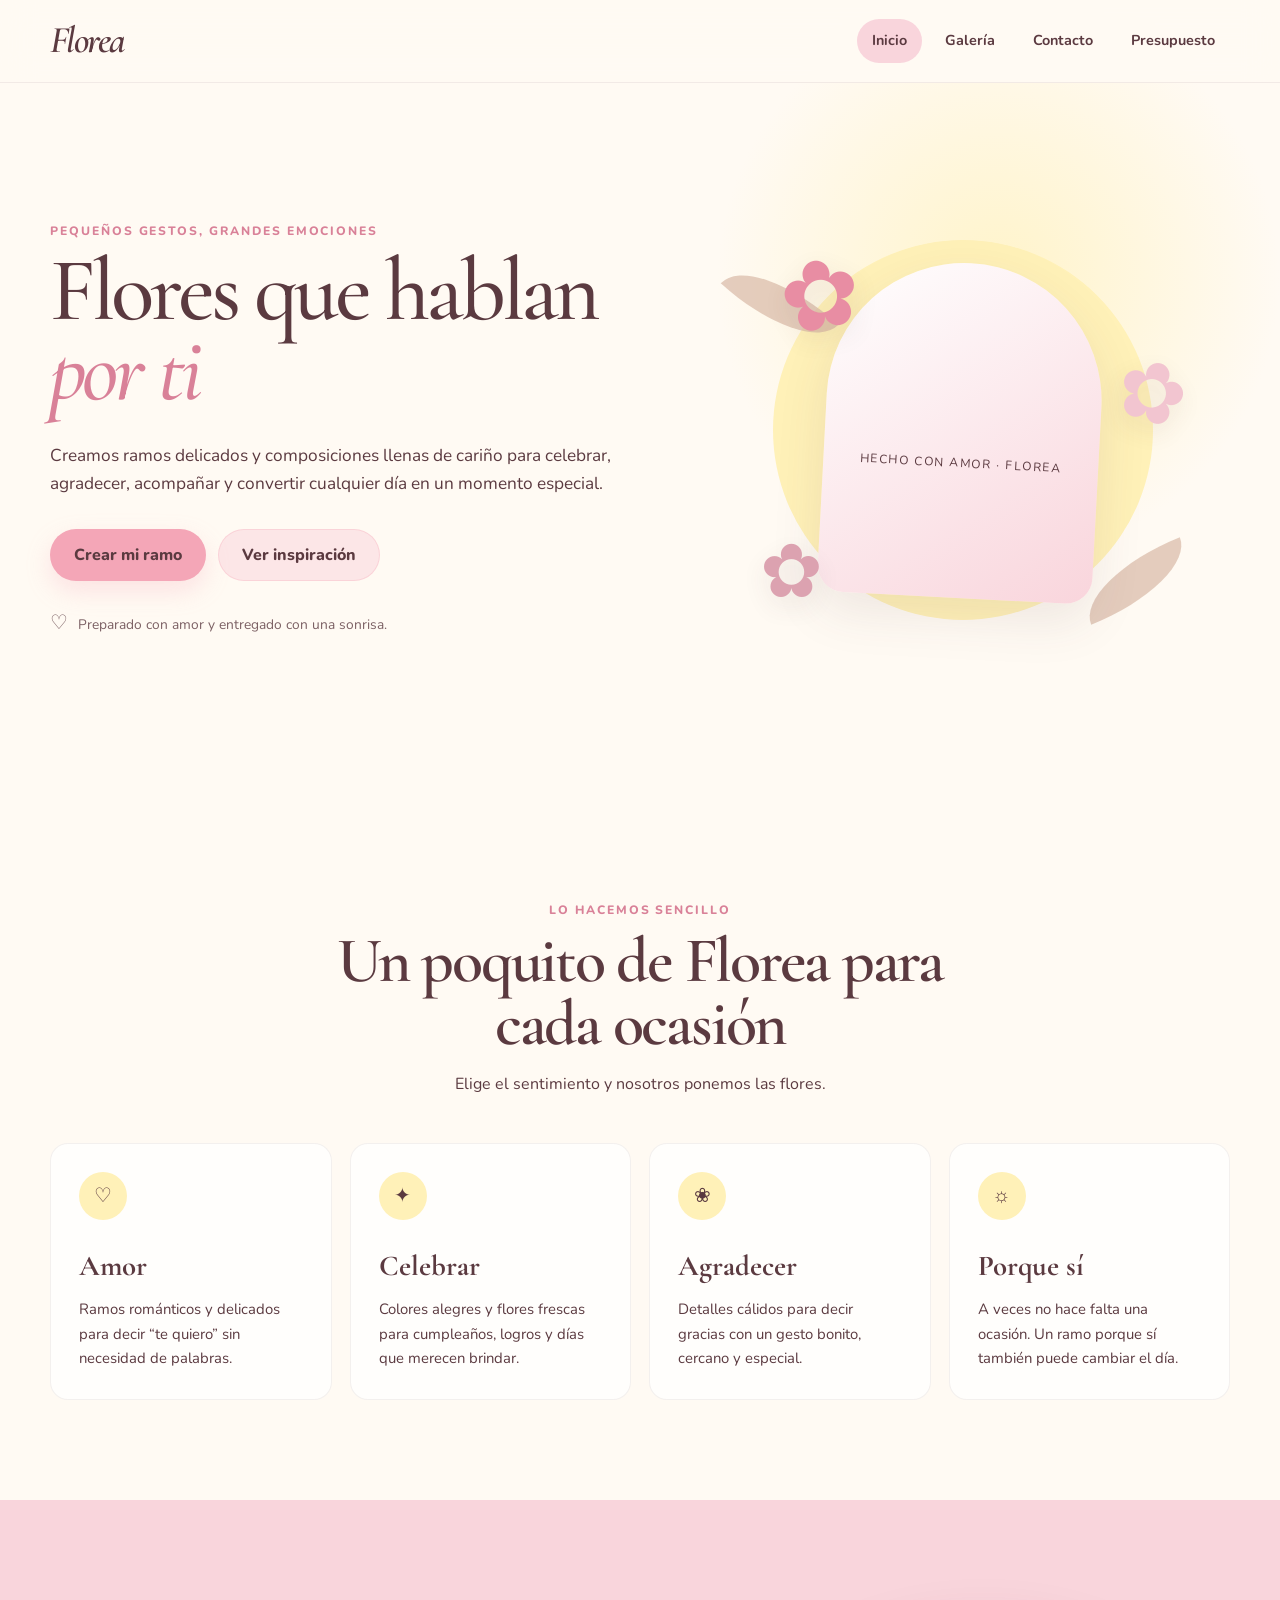
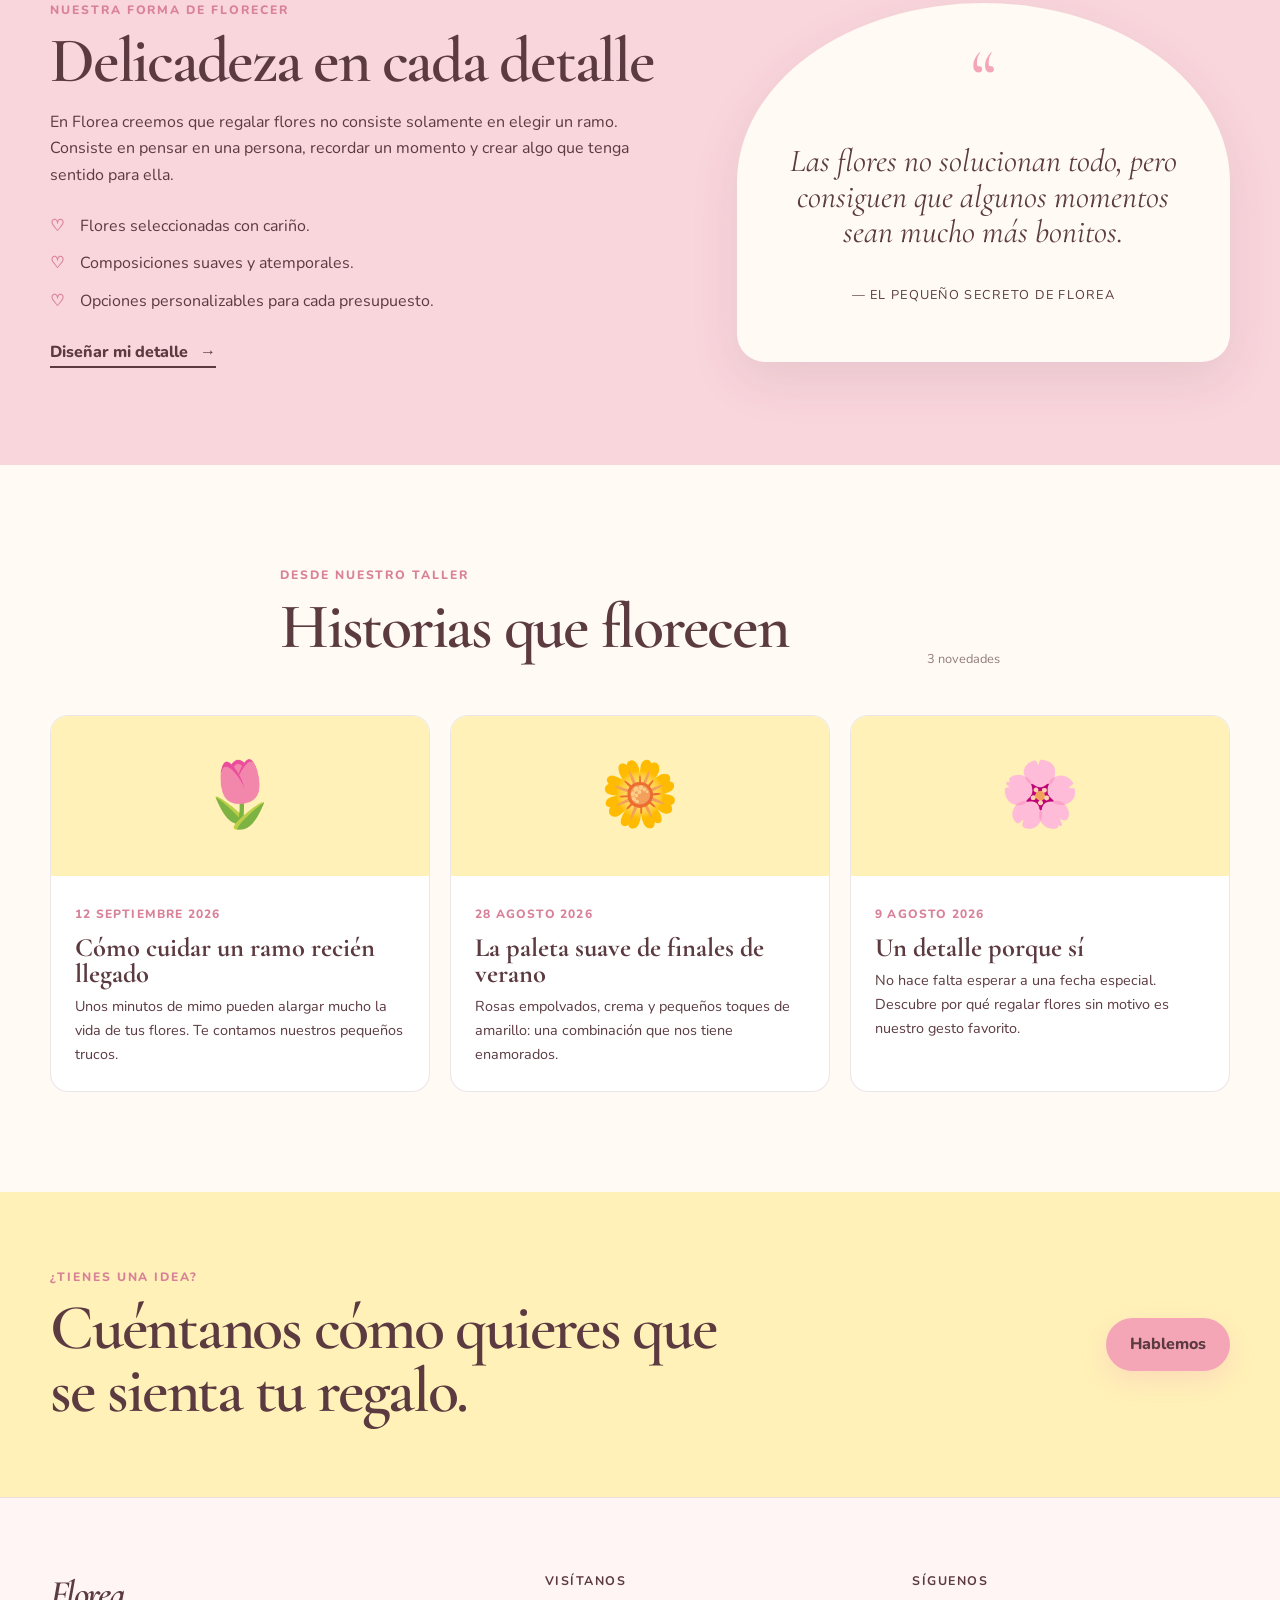
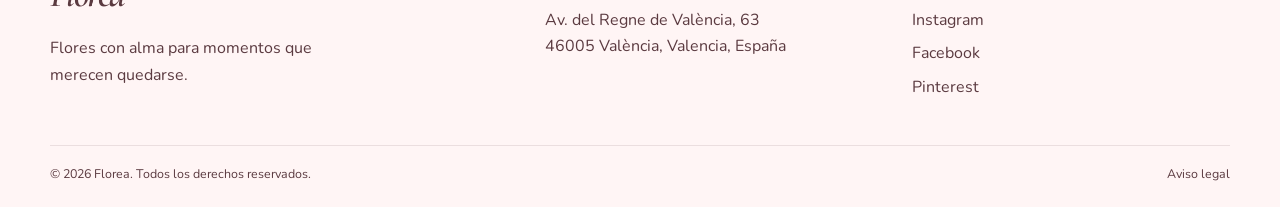
<file: index.html>
<!DOCTYPE html>
<html lang="es">
<head>
    <meta charset="UTF-8">
    <meta name="viewport" content="width=device-width, initial-scale=1.0">
    <meta name="description" content="Florea, floristería virtual de flores frescas, ramos y detalles románticos.">
    <title>Florea | Flores que hablan por ti</title>
   <link rel="icon" type="image/png" href="favicon.png">
    <link rel="stylesheet" href="css/styles.css">
    <script src="js/main.js" defer></script>
</head>
<body>
    <header class="site-header">
        <div class="container nav-wrapper">
            <a class="brand" href="index.html" aria-label="Florea, página de inicio">
                <span class="brand-script">Florea</span>
        
            </a>

            <button class="menu-toggle" type="button" aria-label="Abrir menú" aria-expanded="false">
                <span></span><span></span><span></span>
            </button>

            <nav class="main-nav" aria-label="Navegación principal">
                <a class="active" href="index.html">Inicio</a>
                <a href="views/galeria.html">Galería</a>
                <a href="views/contacto.html">Contacto</a>
                <a href="views/presupuesto.html">Presupuesto</a>
            </nav>
        </div>
    </header>

    <main>
        <section class="hero" aria-labelledby="hero-title">
            <div class="container hero-grid">
                <div class="hero-copy">
                    <p class="eyebrow">Pequeños gestos, grandes emociones</p>
                    <h1 id="hero-title">Flores que hablan <span>por ti</span></h1>
                    <p class="hero-text">
                        Creamos ramos delicados y composiciones llenas de cariño para celebrar,
                        agradecer, acompañar y convertir cualquier día en un momento especial.
                    </p>
                    <div class="hero-actions">
                        <a class="btn btn-primary" href="views/presupuesto.html">Crear mi ramo</a>
                        <a class="btn btn-soft" href="views/galeria.html">Ver inspiración</a>
                    </div>
                    <div class="hero-note">
                        <span class="heart" aria-hidden="true">♡</span>
                        Preparado con amor y entregado con una sonrisa.
                    </div>
                </div>

                    <div class="hero-art" aria-hidden="true">
                    <div class="sun-circle"></div>
                    <div class="flower flower-one">✿</div>
                    <div class="flower flower-two">✿</div>
                    <div class="flower flower-three">✿</div>
                    <div class="leaf leaf-one"></div>
                    <div class="leaf leaf-two"></div>
                    <div class="hero-card">
                
                        <small>hecho con amor · Florea</small>
                    </div>
                </div>
            </div>
        </section>

        <section class="section section-cream" aria-labelledby="services-title">
            <div class="container">
                <div class="section-heading">
                    <p class="eyebrow">Lo hacemos sencillo</p>
                    <h2 id="services-title">Un poquito de Florea para cada ocasión</h2>
                    <p>Elige el sentimiento y nosotros ponemos las flores.</p>
                </div>

                <div class="cards-grid cards-four">
                    <article class="service-card">
                        <div class="card-icon">♡</div>
                        <h3>Amor</h3>
                        <p>Ramos románticos y delicados para decir “te quiero” sin necesidad de palabras.</p>
                    </article>
                    <article class="service-card">
                        <div class="card-icon">✦</div>
                        <h3>Celebrar</h3>
                        <p>Colores alegres y flores frescas para cumpleaños, logros y días que merecen brindar.</p>
                    </article>
                    <article class="service-card">
                        <div class="card-icon">❀</div>
                        <h3>Agradecer</h3>
                        <p>Detalles cálidos para decir gracias con un gesto bonito, cercano y especial.</p>
                    </article>
                    <article class="service-card">
                        <div class="card-icon">☼</div>
                        <h3>Porque sí</h3>
                        <p>A veces no hace falta una ocasión. Un ramo porque sí también puede cambiar el día.</p>
                    </article>
                </div>
            </div>
        </section>

        <section class="section section-pink" aria-labelledby="featured-title">
            <div class="container split-section">
                <div>
                    <p class="eyebrow">Nuestra forma de florecer</p>
                    <h2 id="featured-title">Delicadeza en cada detalle</h2>
                    <p>
                        En Florea creemos que regalar flores no consiste solamente en elegir un ramo.
                        Consiste en pensar en una persona, recordar un momento y crear algo que tenga
                        sentido para ella.
                    </p>
                    <ul class="check-list">
                        <li>Flores seleccionadas con cariño.</li>
                        <li>Composiciones suaves y atemporales.</li>
                        <li>Opciones personalizables para cada presupuesto.</li>
                    </ul>
                    <a class="text-link" href="views/presupuesto.html">Diseñar mi detalle <span>→</span></a>
                </div>

                <div class="quote-card">
                    <span class="quote-mark">“</span>
                    <p>Las flores no solucionan todo, pero consiguen que algunos momentos sean mucho más bonitos.</p>
                    <span class="quote-author">— El pequeño secreto de Florea</span>
                </div>
            </div>
        </section>

        <section class="section" aria-labelledby="news-title">
            <div class="container">
                <div class="section-heading heading-row">
                    <div>
                        <p class="eyebrow">Desde nuestro taller</p>
                        <h2 id="news-title">Historias que florecen</h2>
                    </div>
                    <span class="news-status" id="news-status">Cargando novedades…</span>
                </div>
                <div class="news-grid" id="news-list" aria-live="polite"></div>
            </div>
        </section>

        <section class="cta-section" aria-labelledby="cta-title">
            <div class="container cta-inner">
                <div>
                    <p class="eyebrow">¿Tienes una idea?</p>
                    <h2 id="cta-title">Cuéntanos cómo quieres que se sienta tu regalo.</h2>
                </div>
                <a class="btn btn-primary" href="views/contacto.html">Hablemos</a>
            </div>
        </section>
    </main>

    <footer class="site-footer">
        <div class="container footer-grid">
            <div>
                <span class="brand-script footer-brand">Florea</span>
                <p>Flores con alma para momentos que merecen quedarse.</p>
            </div>
            <div>
                <h2 class="footer-title">Visítanos</h2>
                <address>Av. del Regne de València, 63<br>46005 València, Valencia, España</address>
            </div>
            <div>
                <h2 class="footer-title">Síguenos</h2>
                <div class="social-links">
                    <a href="https://www.instagram.com/" target="_blank" rel="noopener noreferrer" aria-label="Instagram">Instagram</a>
                    <a href="https://www.facebook.com/" target="_blank" rel="noopener noreferrer" aria-label="Facebook">Facebook</a>
                    <a href="https://www.pinterest.com/" target="_blank" rel="noopener noreferrer" aria-label="Pinterest">Pinterest</a>
                </div>
            </div>
        </div>
        <div class="container footer-bottom">
            <span>© 2026 Florea. Todos los derechos reservados.</span>
            <a href="#">Aviso legal</a>
        </div>
    </footer>
</body>
</html>
</file>
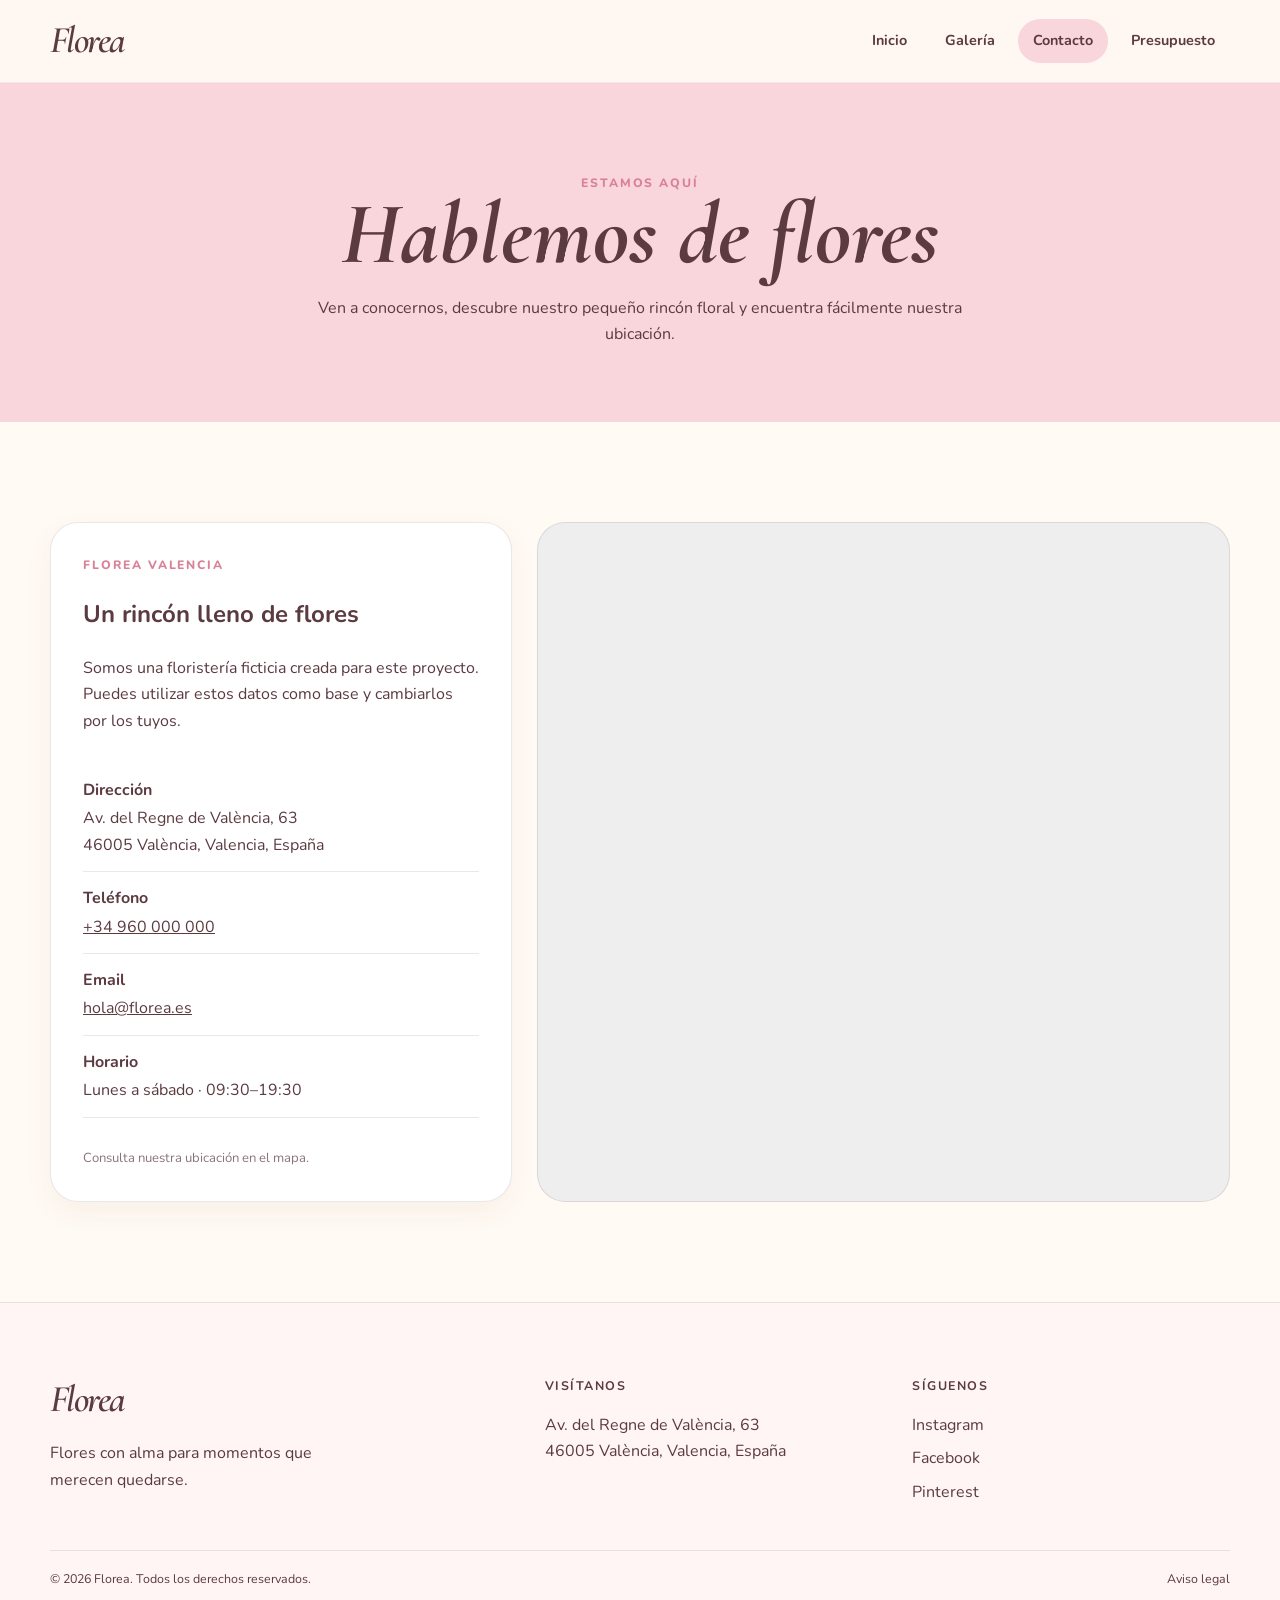
<file: views/contacto.html>
<!DOCTYPE html>
<html lang="es">

<head>
    <meta charset="UTF-8">
    <meta name="viewport" content="width=device-width, initial-scale=1.0">
    <meta name="description" content="Contacta con Florea y consulta nuestra ubicación.">
    <title>Contacto | Florea</title>

    <link rel="icon" type="image/png" href="../favicon.png">
    <link rel="stylesheet" href="../css/styles.css">

    <script src="../js/main.js" defer></script>
</head>

<body>

    <header class="site-header">
        <div class="container nav-wrapper">

            <a class="brand" href="../index.html" aria-label="Florea, página de inicio">
                <span class="brand-script">Florea</span>
            </a>

            <button
                class="menu-toggle"
                type="button"
                aria-label="Abrir menú"
                aria-expanded="false"
            >
                <span></span>
                <span></span>
                <span></span>
            </button>

            <nav class="main-nav" aria-label="Navegación principal">
                <a href="../index.html">Inicio</a>
                <a href="galeria.html">Galería</a>
                <a class="active" href="contacto.html">Contacto</a>
                <a href="presupuesto.html">Presupuesto</a>
            </nav>

        </div>
    </header>

    <main>

        <section class="page-hero">
            <div class="container">

                <p class="eyebrow">Estamos aquí</p>

                <h1>Hablemos de flores</h1>

                <p>
                    Ven a conocernos, descubre nuestro pequeño rincón floral
                    y encuentra fácilmente nuestra ubicación.
                </p>

            </div>
        </section>

        <section class="section" aria-labelledby="contact-title">

            <div class="container contact-grid">

                <article class="info-card">

                    <p class="eyebrow">Florea Valencia</p>

                    <h2 id="contact-title" class="section-title">
                        Un rincón lleno de flores
                    </h2>

                    <p>
                        Somos una floristería ficticia creada para este proyecto.
                        Puedes utilizar estos datos como base y cambiarlos por los tuyos.
                    </p>

                    <ul class="info-list">

                        <li>
                            <strong>Dirección</strong>
                            Av. del Regne de València, 63<br>
                            46005 València, Valencia, España
                        </li>

                        <li>
                            <strong>Teléfono</strong>
                            <a href="tel:+34960000000">
                                +34 960 000 000
                            </a>
                        </li>

                        <li>
                            <strong>Email</strong>
                            <a href="mailto:hola@florea.es">
                                hola@florea.es
                            </a>
                        </li>

                        <li>
                            <strong>Horario</strong>
                            Lunes a sábado · 09:30–19:30
                        </li>

                    </ul>

                    <p id="map-status" class="map-message">
                        Consulta nuestra ubicación en el mapa.
                    </p>

                </article>

                <div class="map-wrapper">

                    <iframe
                        src="https://www.openstreetmap.org/export/embed.html?bbox=-0.3863%2C39.4649%2C-0.3663%2C39.4749&layer=mapnik&marker=39.4699%2C-0.3763"
                        height="560"
                        style="border: 0; width: 100%;"
                        loading="lazy"
                        title="Ubicación de Florea en Valencia">
                    </iframe>

                </div>

            </div>

        </section>

    </main>

    <footer class="site-footer">

        <div class="container footer-grid">

            <div>
                <span class="brand-script footer-brand">
                    Florea
                </span>

                <p>
                    Flores con alma para momentos que merecen quedarse.
                </p>
            </div>

            <div>

                <h2 class="footer-title">
                    Visítanos
                </h2>

                <address>
                    Av. del Regne de València, 63<br>
                    46005 València, Valencia, España
                </address>

            </div>

            <div>

                <h2 class="footer-title">
                    Síguenos
                </h2>

                <div class="social-links">

                    <a
                        href="https://www.instagram.com/"
                        target="_blank"
                        rel="noopener noreferrer"
                    >
                        Instagram
                    </a>

                    <a
                        href="https://www.facebook.com/"
                        target="_blank"
                        rel="noopener noreferrer"
                    >
                        Facebook
                    </a>

                    <a
                        href="https://www.pinterest.com/"
                        target="_blank"
                        rel="noopener noreferrer"
                    >
                        Pinterest
                    </a>

                </div>

            </div>

        </div>

        <div class="container footer-bottom">

            <span>
                © 2026 Florea. Todos los derechos reservados.
            </span>

            <a href="#">
                Aviso legal
            </a>

        </div>

    </footer>

</body>
</html>
</file>
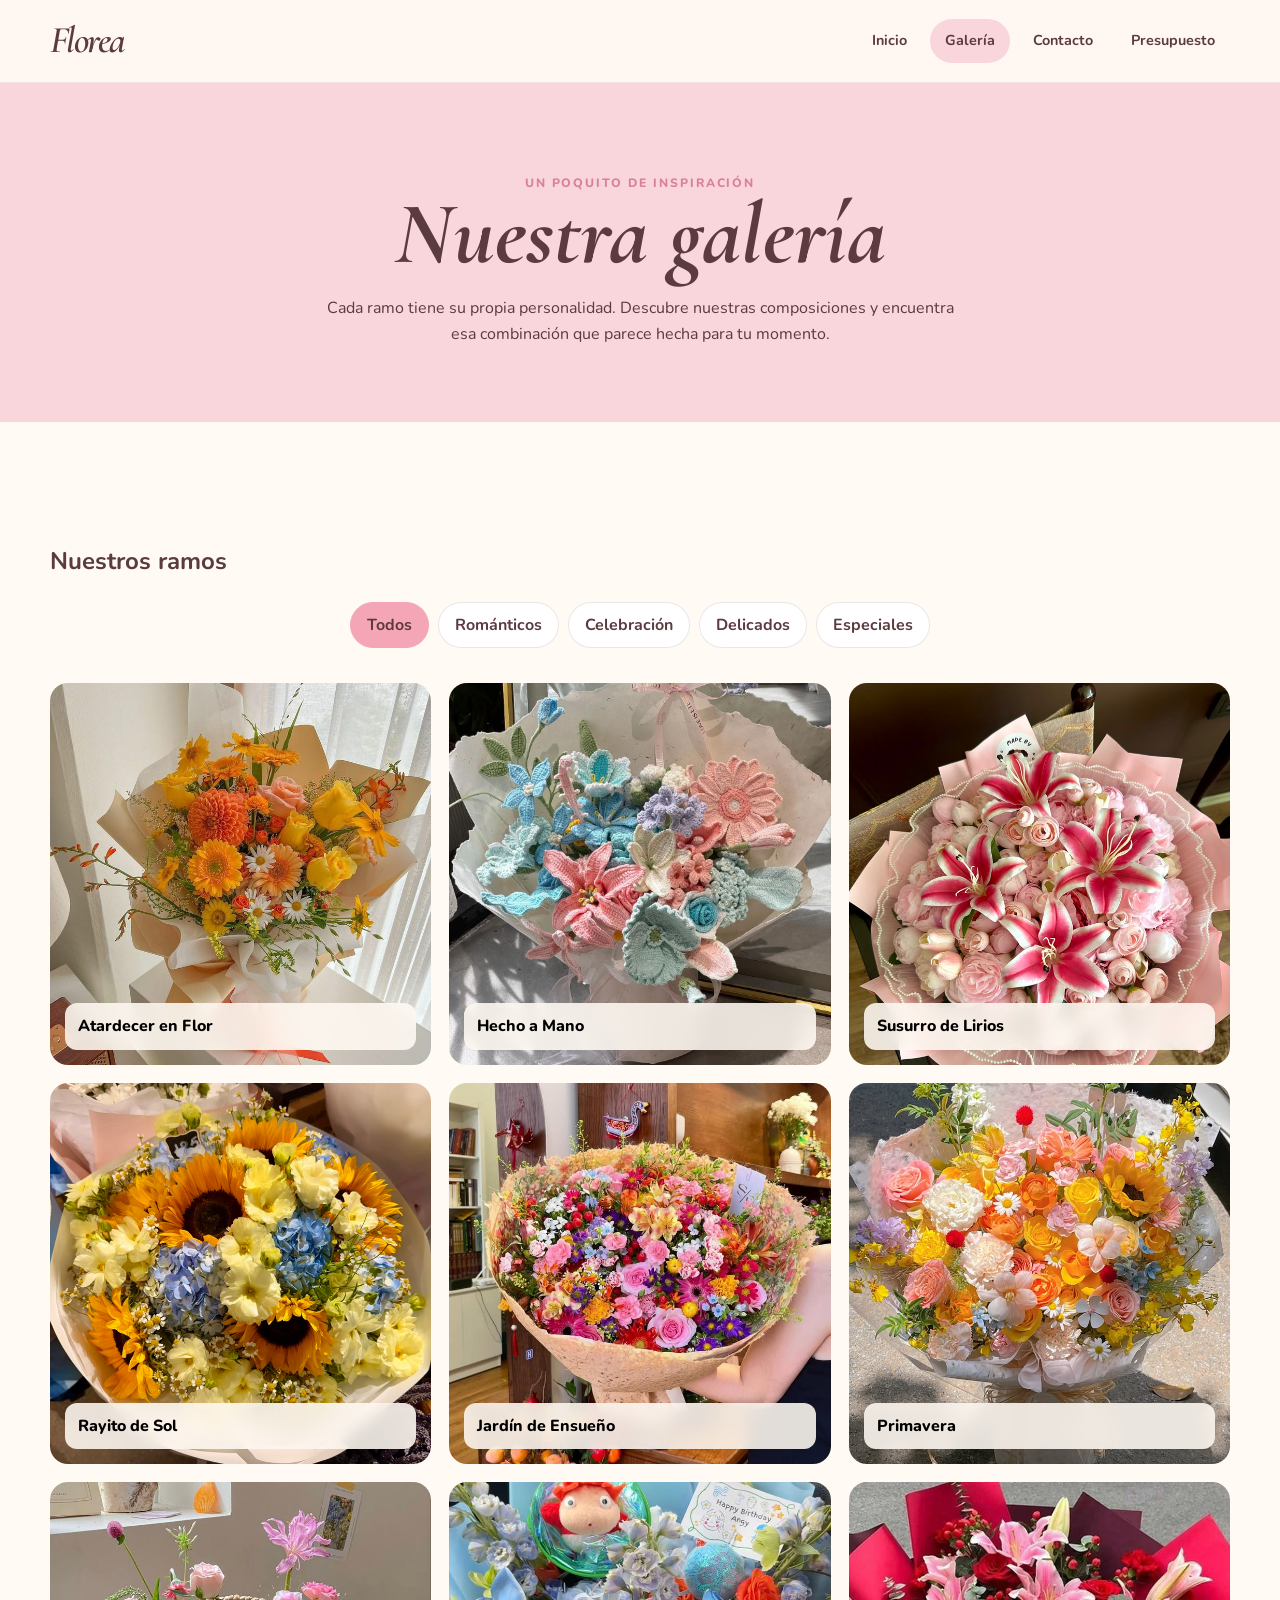
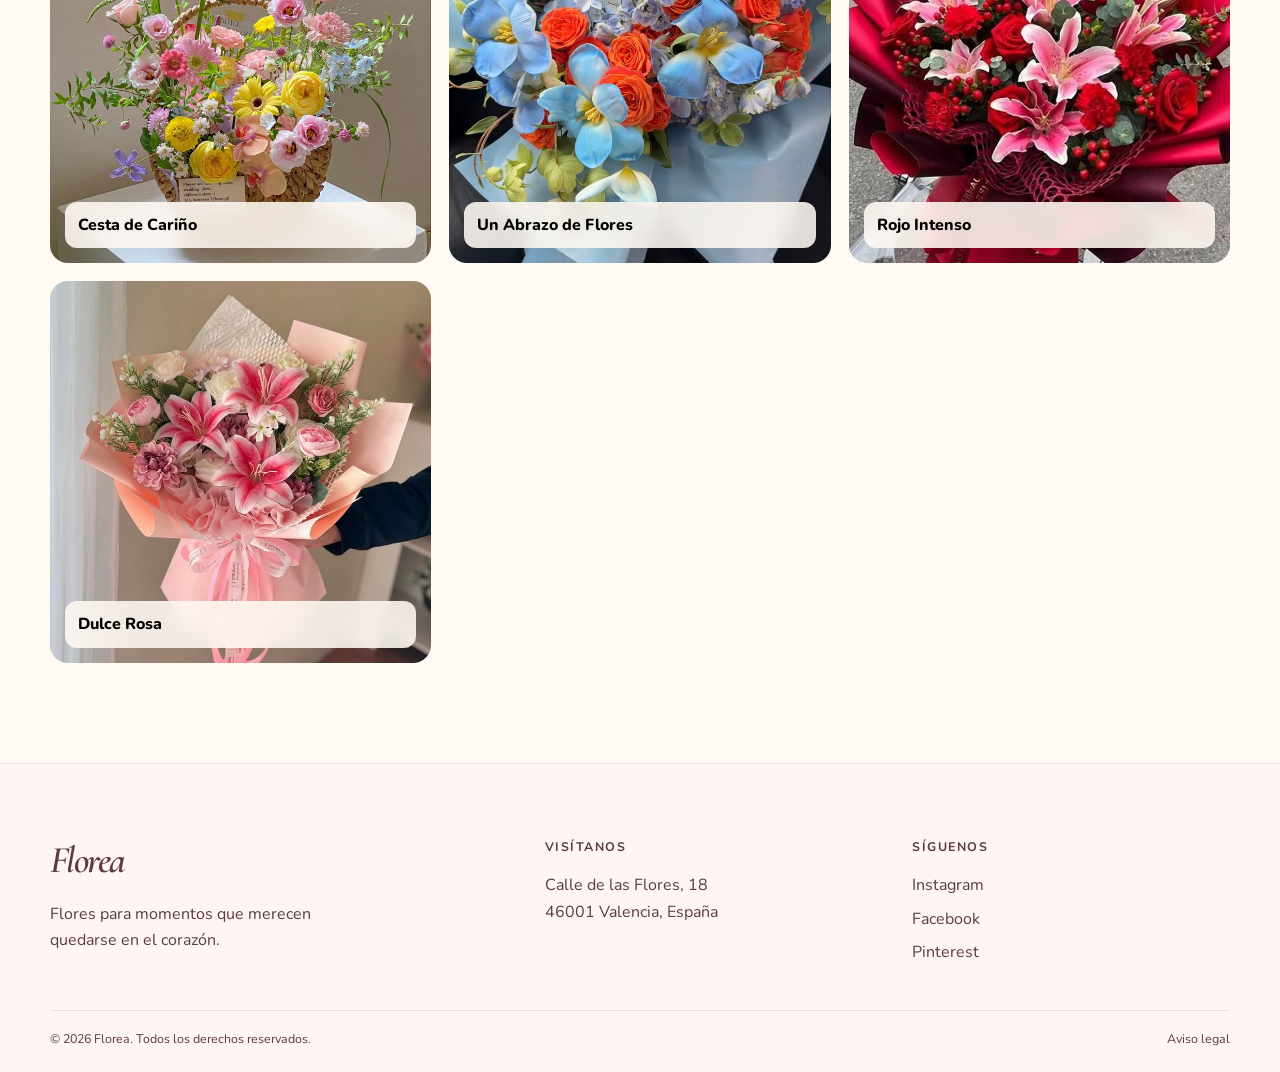
<file: views/galeria.html>
<!DOCTYPE html>
<html lang="es">

<head>
    <meta charset="UTF-8">
    <meta name="viewport" content="width=device-width, initial-scale=1.0">

    <meta
        name="description"
        content="Descubre la colección de ramos y composiciones florales de Florea."
    >

    <title>Galería | Florea</title>

    <link rel="icon" type="image/png" href="../favicon.png">

    <link
        rel="stylesheet"
        href="../css/styles.css"
    >

    <script
        src="../js/main.js"
        defer
    ></script>
</head>

<body>

    <!-- ==============================
         CABECERA
         ============================== -->

    <header class="site-header">

        <div class="container nav-wrapper">

            <a
                class="brand"
                href="../index.html"
                aria-label="Florea, página de inicio"
            >
                <span class="brand-script">
                    Florea
                </span>
            </a>

            <button
                class="menu-toggle"
                type="button"
                aria-label="Abrir menú"
                aria-expanded="false"
            >
                <span></span>
                <span></span>
                <span></span>
            </button>

            <nav
                class="main-nav"
                aria-label="Navegación principal"
            >

                <a href="../index.html">
                    Inicio
                </a>

                <a
                    class="active"
                    href="galeria.html"
                >
                    Galería
                </a>

                <a href="contacto.html">
                    Contacto
                </a>

                <a href="presupuesto.html">
                    Presupuesto
                </a>

            </nav>

        </div>

    </header>


    <main>

        <!-- ==============================
             PRESENTACIÓN
             ============================== -->

        <section class="page-hero">

            <div class="container">

                <p class="eyebrow">
                    Un poquito de inspiración
                </p>

                <h1>
                    Nuestra galería
                </h1>

                <p>
                    Cada ramo tiene su propia personalidad.
                    Descubre nuestras composiciones y encuentra
                    esa combinación que parece hecha para tu momento.
                </p>

            </div>

        </section>


        <!-- ==============================
             GALERÍA
             ============================== -->

        <section class="section">

            <div class="container">

                <h2 class="section-title">
                    Nuestros ramos
                </h2>

                <!-- FILTROS -->

                <div class="gallery-toolbar">

                    <button
                        class="filter-btn active"
                        type="button"
                        data-filter="all"
                    >
                        Todos
                    </button>

                    <button
                        class="filter-btn"
                        type="button"
                        data-filter="romantico"
                    >
                        Románticos
                    </button>

                    <button
                        class="filter-btn"
                        type="button"
                        data-filter="celebracion"
                    >
                        Celebración
                    </button>

                    <button
                        class="filter-btn"
                        type="button"
                        data-filter="delicado"
                    >
                        Delicados
                    </button>

                    <button
                        class="filter-btn"
                        type="button"
                        data-filter="especial"
                    >
                        Especiales
                    </button>

                </div>


                <!-- ==============================
                     RAMOS
                     ============================== -->

                <div class="gallery-grid">


                    <!-- RAMO 1 -->

                    <button
                        class="gallery-item"
                        type="button"
                        data-category="celebracion"
                        data-title="Atardecer en Flor"
                        data-description="Un ramo cálido y luminoso, lleno de tonos naranjas que parecen guardar un poquito de sol entre sus pétalos."
                    >

                        <img
                            src="../assets/img/ramo1.jpg"
                            alt="Atardecer en Flor, ramo de flores en tonos naranjas"
                        >

                        <span class="gallery-caption">
                            Atardecer en Flor
                        </span>

                    </button>


                    <!-- RAMO 2 -->

                    <button
                        class="gallery-item"
                        type="button"
                        data-category="especial"
                        data-title="Hecho a Mano"
                        data-description="Una creación diferente y encantadora, tejida con paciencia para conservar la belleza de las flores de una forma muy especial."
                    >

                        <img
                            src="../assets/img/ramo2.jpg"
                            alt="Hecho a Mano, ramo de flores realizado en crochet"
                        >

                        <span class="gallery-caption">
                            Hecho a Mano
                        </span>

                    </button>


                    <!-- RAMO 3 -->

                    <button
                        class="gallery-item"
                        type="button"
                        data-category="delicado"
                        data-title="Susurro de Lirios"
                        data-description="La elegancia de los lirios convertida en un detalle delicado, sereno y lleno de encanto."
                    >

                        <img
                            src="../assets/img/ramo3.jpg"
                            alt="Susurro de Lirios, ramo de lirios"
                        >

                        <span class="gallery-caption">
                            Susurro de Lirios
                        </span>

                    </button>


                    <!-- RAMO 4 -->

                    <button
                        class="gallery-item"
                        type="button"
                        data-category="celebracion"
                        data-title="Rayito de Sol"
                        data-description="Girasoles que parecen llevar consigo un día soleado, perfectos para regalar alegría sin necesidad de decir demasiado."
                    >

                        <img
                            src="../assets/img/ramo4.jpg"
                            alt="Rayito de Sol, ramo de girasoles"
                        >

                        <span class="gallery-caption">
                            Rayito de Sol
                        </span>

                    </button>


                    <!-- RAMO 5 -->

                    <button
                        class="gallery-item"
                        type="button"
                        data-category="especial"
                        data-title="Jardín de Ensueño"
                        data-description="Una composición abundante y llena de variedad, pensada para quienes quieren regalar un pequeño jardín entero."
                    >

                        <img
                            src="../assets/img/ramo5.jpg"
                            alt="Jardín de Ensueño, gran ramo de flores variadas"
                        >

                        <span class="gallery-caption">
                            Jardín de Ensueño
                        </span>

                    </button>


                    <!-- RAMO 6 -->

                    <button
                        class="gallery-item"
                        type="button"
                        data-category="delicado"
                        data-title="Primavera"
                        data-description="Una explosión suave de color y frescura que recuerda a esos primeros días en los que todo vuelve a florecer."
                    >

                        <img
                            src="../assets/img/ramo6.jpg"
                            alt="Primavera, ramo floral de colores primaverales"
                        >

                        <span class="gallery-caption">
                            Primavera
                        </span>

                    </button>


                    <!-- RAMO 7 -->

                    <button
                        class="gallery-item"
                        type="button"
                        data-category="especial"
                        data-title="Cesta de Cariño"
                        data-description="Una composición acogedora presentada en una preciosa cesta, perfecta para convertir un detalle en un recuerdo."
                    >

                        <img
                            src="../assets/img/ramo7.jpg"
                            alt="Cesta de Cariño, composición floral en una cesta"
                        >

                        <span class="gallery-caption">
                            Cesta de Cariño
                        </span>

                    </button>


                    <!-- RAMO 8 -->

                    <button
                        class="gallery-item"
                        type="button"
                        data-category="romantico"
                        data-title="Un Abrazo de Flores"
                        data-description="Flores y un pequeño peluche unidos en un regalo dulce, tierno y pensado para sacar una sonrisa."
                    >

                        <img
                            src="../assets/img/ramo8.jpg"
                            alt="Un Abrazo de Flores, ramo con peluche"
                        >

                        <span class="gallery-caption">
                            Un Abrazo de Flores
                        </span>

                    </button>


                    <!-- RAMO 9 -->

                    <button
                        class="gallery-item"
                        type="button"
                        data-category="romantico"
                        data-title="Rojo Intenso"
                        data-description="Un ramo apasionado y elegante, donde el rojo lo dice todo sin necesidad de una sola palabra."
                    >

                        <img
                            src="../assets/img/ramo9.jpg"
                            alt="Rojo Intenso, ramo de flores rojas"
                        >

                        <span class="gallery-caption">
                            Rojo Intenso
                        </span>

                    </button>


                    <!-- RAMO 10 -->

                    <button
                        class="gallery-item"
                        type="button"
                        data-category="romantico"
                        data-title="Dulce Rosa"
                        data-description="Suave, romántico y delicado; una composición en tonos rosados para esos sentimientos que se dicen bajito."
                    >

                        <img
                            src="../assets/img/ramo10.jpg"
                            alt="Dulce Rosa, ramo de flores en tonos rosados"
                        >

                        <span class="gallery-caption">
                            Dulce Rosa
                        </span>

                    </button>

                </div>

            </div>

        </section>


        <!-- ==============================
             MODAL
             ============================== -->

        <div
            class="modal"
            id="gallery-modal"
            role="dialog"
            aria-modal="true"
            aria-label="Vista ampliada del ramo"
        >

            <div class="modal-content">

                <button
                    class="modal-close"
                    type="button"
                    aria-label="Cerrar imagen"
                >
                    ×
                </button>

                <button
                    class="modal-prev"
                    type="button"
                    aria-label="Ramo anterior"
                >
                    ‹
                </button>

                <img
                    class="modal-image"
                    src="../assets/img/ramo1.jpg"
                    alt="Vista ampliada del ramo"
                >

                <button
                    class="modal-next"
                    type="button"
                    aria-label="Ramo siguiente"
                >
                    ›
                </button>

                <div class="modal-caption"></div>

            </div>

        </div>

    </main>


    <!-- ==============================
         FOOTER
         ============================== -->

    <footer class="site-footer">

        <div class="container footer-grid">

            <div>

                <span class="brand-script footer-brand">
                    Florea
                </span>

                <p>
                    Flores para momentos que merecen
                    quedarse en el corazón.
                </p>

            </div>


            <div>

                <h2 class="footer-title">
                    Visítanos
                </h2>

                <address>
                    Calle de las Flores, 18<br>
                    46001 Valencia, España
                </address>

            </div>


            <div>

                <h2 class="footer-title">
                    Síguenos
                </h2>

                <div class="social-links">

                    <a
                        href="https://www.instagram.com/"
                        target="_blank"
                        rel="noopener noreferrer"
                    >
                        Instagram
                    </a>

                    <a
                        href="https://www.facebook.com/"
                        target="_blank"
                        rel="noopener noreferrer"
                    >
                        Facebook
                    </a>

                    <a
                        href="https://www.pinterest.com/"
                        target="_blank"
                        rel="noopener noreferrer"
                    >
                        Pinterest
                    </a>

                </div>

            </div>

        </div>


        <div class="container footer-bottom">

            <span>
                © 2026 Florea. Todos los derechos reservados.
            </span>

            <a href="#">
                Aviso legal
            </a>

        </div>

    </footer>

</body>
</html>
</file>
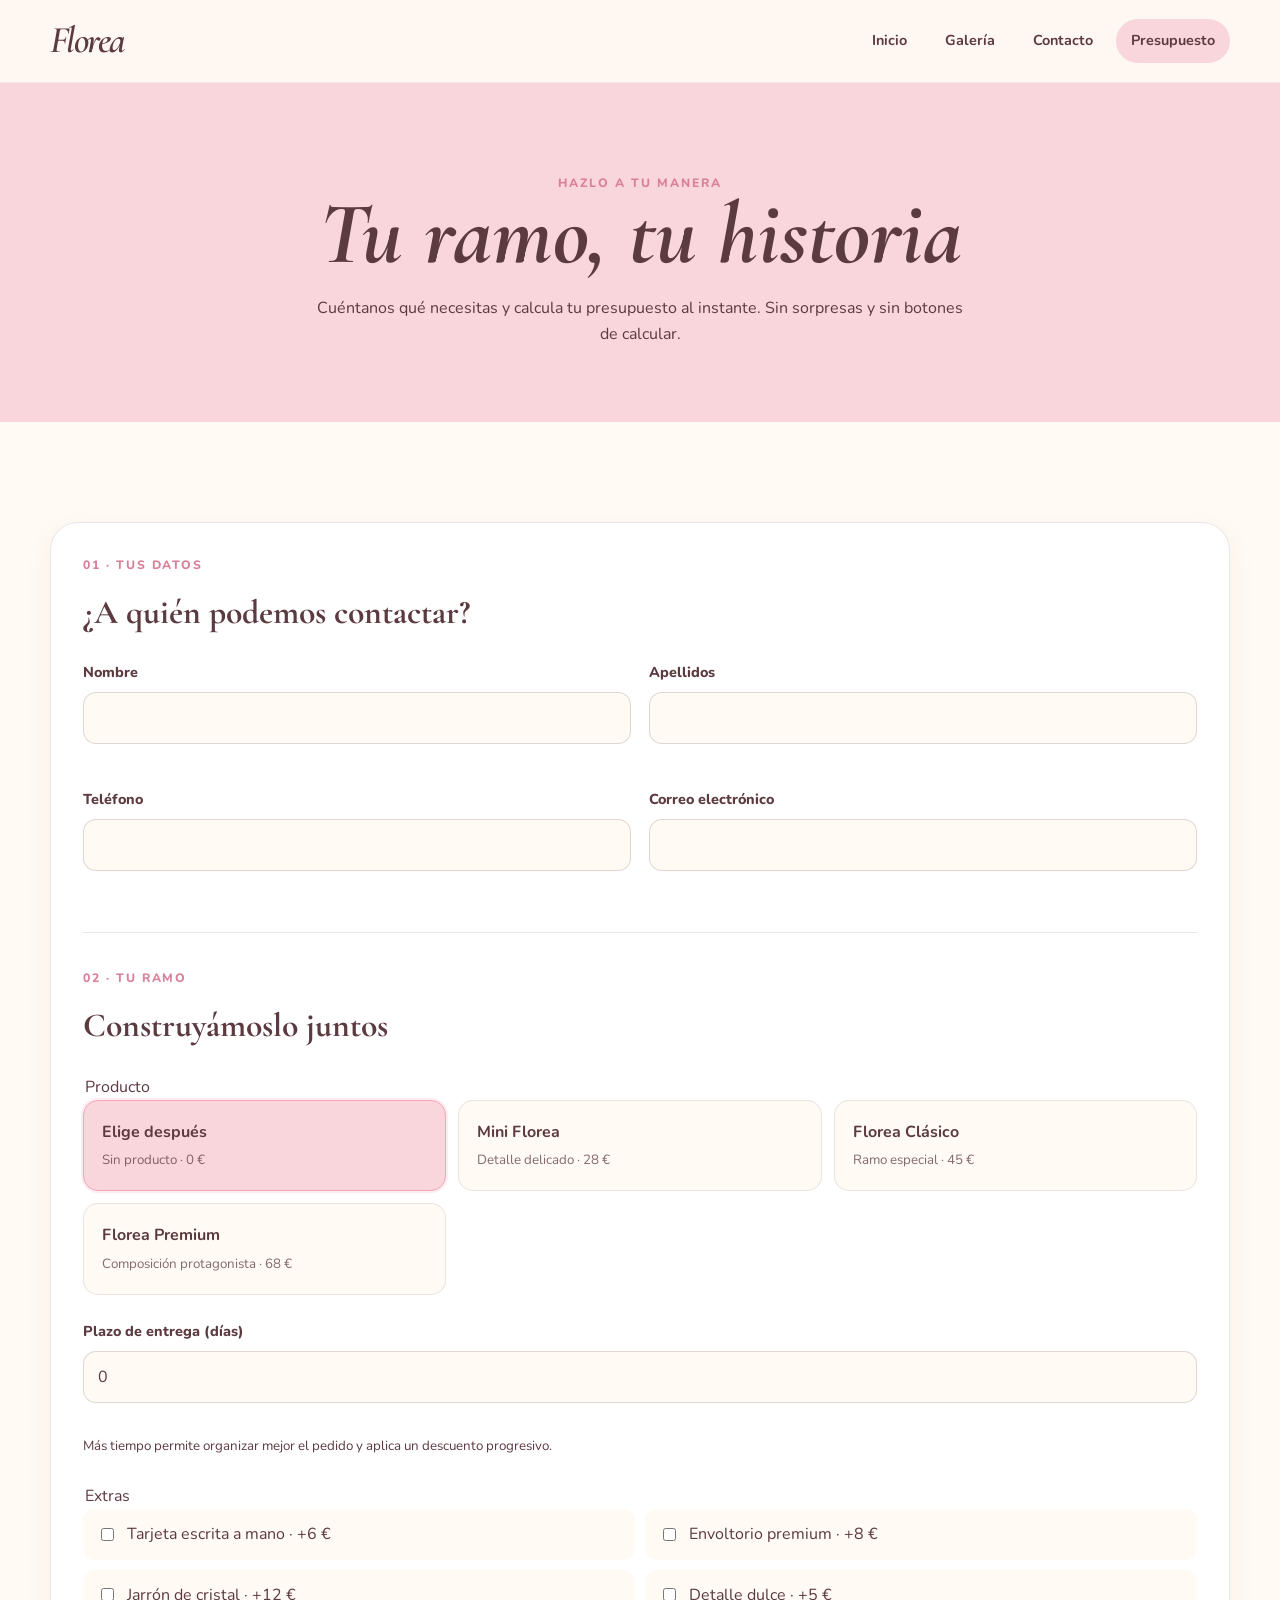
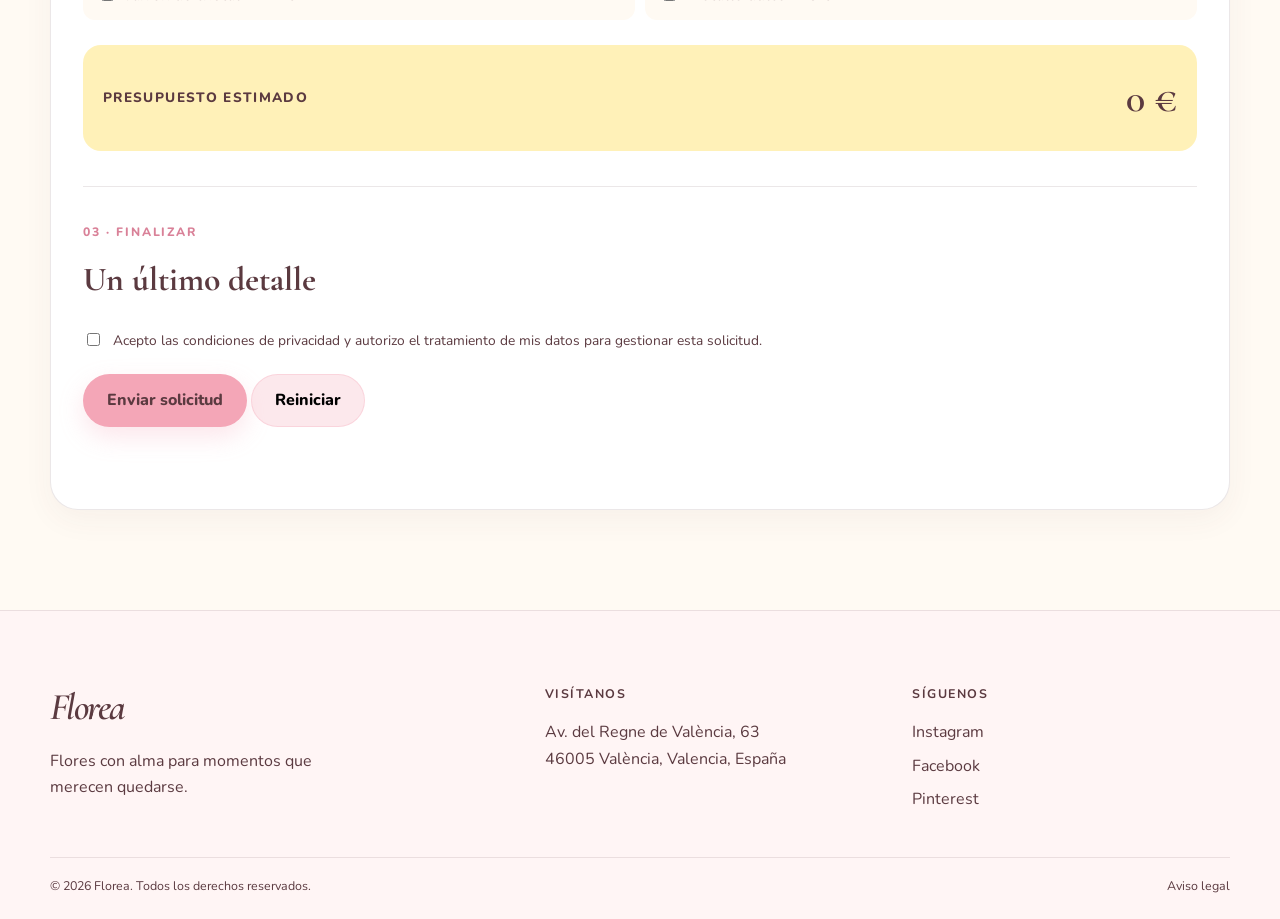
<file: views/presupuesto.html>
<!DOCTYPE html>
<html lang="es">
<head>
    <meta charset="UTF-8">
    <meta name="viewport" content="width=device-width, initial-scale=1.0">
    <meta name="description" content="Crea tu presupuesto personalizado de flores con Florea.">
    <title>Presupuesto | Florea</title>
    <link rel="icon" type="image/png" href="../favicon.png">
    <link rel="stylesheet" href="../css/styles.css">
    <script src="../js/main.js" defer></script>
    <script src="../js/presupuesto.js" defer></script>
</head>
<body>
    <header class="site-header">
        <div class="container nav-wrapper">
            <a class="brand" href="../index.html" aria-label="Florea, página de inicio">
                <span class="brand-script">Florea</span>
                
            </a>
            <button class="menu-toggle" type="button" aria-label="Abrir menú" aria-expanded="false">
                <span></span><span></span><span></span>
            </button>
            <nav class="main-nav" aria-label="Navegación principal">
                <a href="../index.html">Inicio</a>
                <a href="galeria.html">Galería</a>
                <a href="contacto.html">Contacto</a>
                <a class="active" href="presupuesto.html">Presupuesto</a>
            </nav>
        </div>
    </header>

    <main>
        <section class="page-hero">
            <div class="container">
                <p class="eyebrow">Hazlo a tu manera</p>
                <h1>Tu ramo, tu historia</h1>
                <p>Cuéntanos qué necesitas y calcula tu presupuesto al instante. Sin sorpresas y sin botones de calcular.</p>
            </div>
        </section>

        <section class="section" aria-labelledby="budget-title">
            <div class="container">
                <div class="form-card">
                    <form id="budget-form" novalidate>
                        <section class="form-section" aria-labelledby="contact-data-title">
                            <p class="eyebrow">01 · Tus datos</p>
                            <h2 id="contact-data-title">¿A quién podemos contactar?</h2>

                            <div class="form-grid">
                                <div class="field">
                                    <label for="name">Nombre</label>
                                    <input id="name" name="name" type="text" autocomplete="given-name" minlength="3" maxlength="15" required>
                                    <span class="error" id="name-error" aria-live="polite"></span>
                                </div>

                                <div class="field">
                                    <label for="surname">Apellidos</label>
                                    <input id="surname" name="surname" type="text" autocomplete="family-name" minlength="4" maxlength="40" required>
                                    <span class="error" id="surname-error" aria-live="polite"></span>
                                </div>

                                <div class="field">
                                    <label for="phone">Teléfono</label>
                                    <input id="phone" name="phone" type="tel" inputmode="numeric" autocomplete="tel" maxlength="9" required>
                                    <span class="error" id="phone-error" aria-live="polite"></span>
                                </div>

                                <div class="field">
                                    <label for="email">Correo electrónico</label>
                                    <input id="email" name="email" type="email" autocomplete="email" required>
                                    <span class="error" id="email-error" aria-live="polite"></span>
                                </div>
                            </div>
                        </section>

                        <section class="form-section" aria-labelledby="budget-options-title">
                            <p class="eyebrow">02 · Tu ramo</p>
                            <h2 id="budget-options-title">Construyámoslo juntos</h2>

                            <fieldset class="choice-group">
                                <legend>Producto</legend>
                                <div class="choice-grid">
                                    <div class="choice-card">
                                        <input id="product-none" name="product" type="radio" value="0" checked>
                                        <label for="product-none">
                                            <strong>Elige después</strong>
                                            <small>Sin producto · 0 €</small>
                                        </label>
                                    </div>
                                    <div class="choice-card">
                                        <input id="product-mini" name="product" type="radio" value="28">
                                        <label for="product-mini">
                                            <strong>Mini Florea</strong>
                                            <small>Detalle delicado · 28 €</small>
                                        </label>
                                    </div>
                                    <div class="choice-card">
                                        <input id="product-classic" name="product" type="radio" value="45">
                                        <label for="product-classic">
                                            <strong>Florea Clásico</strong>
                                            <small>Ramo especial · 45 €</small>
                                        </label>
                                    </div>
                                    <div class="choice-card">
                                        <input id="product-premium" name="product" type="radio" value="68">
                                        <label for="product-premium">
                                            <strong>Florea Premium</strong>
                                            <small>Composición protagonista · 68 €</small>
                                        </label>
                                    </div>
                                </div>
                            </fieldset>

                            <div class="field field-spaced">
                                <label for="deadline">Plazo de entrega (días)</label>
                                <input id="deadline" name="deadline" type="number" min="0" step="1" value="0" inputmode="numeric">
                                <span class="error" id="deadline-error" aria-live="polite"></span>
                                <small>Más tiempo permite organizar mejor el pedido y aplica un descuento progresivo.</small>
                            </div>

                            <fieldset class="choice-group field-spaced">
                                <legend>Extras</legend>
                                <div class="extras">
                                    <label class="extra-option">
                                        <input type="checkbox" name="extra" value="6">
                                        <span>Tarjeta escrita a mano · +6 €</span>
                                    </label>
                                    <label class="extra-option">
                                        <input type="checkbox" name="extra" value="8">
                                        <span>Envoltorio premium · +8 €</span>
                                    </label>
                                    <label class="extra-option">
                                        <input type="checkbox" name="extra" value="12">
                                        <span>Jarrón de cristal · +12 €</span>
                                    </label>
                                    <label class="extra-option">
                                        <input type="checkbox" name="extra" value="5">
                                        <span>Detalle dulce · +5 €</span>
                                    </label>
                                </div>
                            </fieldset>

                            <div class="total-box" aria-live="polite">
                                <span>Presupuesto estimado</span>
                                <strong class="total-price" id="total-price">0 €</strong>
                            </div>
                        </section>

                        <section class="form-section" aria-labelledby="privacy-title">
                            <p class="eyebrow">03 · Finalizar</p>
                            <h2 id="privacy-title">Un último detalle</h2>

                            <label class="privacy">
                                <input id="privacy" name="privacy" type="checkbox" required>
                                <span>Acepto las condiciones de privacidad y autorizo el tratamiento de mis datos para gestionar esta solicitud.</span>
                            </label>
                            <span class="error" id="privacy-error" aria-live="polite"></span>

                            <button class="btn btn-primary" type="submit">Enviar solicitud</button>
                            <button class="btn btn-soft" type="reset">Reiniciar</button>

                            <p id="form-feedback" class="form-feedback" aria-live="polite"></p>
                        </section>
                    </form>
                </div>
            </div>
        </section>
    </main>

    <footer class="site-footer">
        <div class="container footer-grid">
            <div>
                <span class="brand-script footer-brand">Florea</span>
                <p>Flores con alma para momentos que merecen quedarse.</p>
            </div>
            <div>
                <h2 class="footer-title">Visítanos</h2>
                <address>Av. del Regne de València, 63<br>46005 València, Valencia, España</address>
            </div>
            <div>
                <h2 class="footer-title">Síguenos</h2>
                <div class="social-links">
                    <a href="https://www.instagram.com/" target="_blank" rel="noopener noreferrer">Instagram</a>
                    <a href="https://www.facebook.com/" target="_blank" rel="noopener noreferrer">Facebook</a>
                    <a href="https://www.pinterest.com/" target="_blank" rel="noopener noreferrer">Pinterest</a>
                </div>
            </div>
        </div>
        <div class="container footer-bottom">
            <span>© 2026 Florea. Todos los derechos reservados.</span>
            <a href="#">Aviso legal</a>
        </div>
    </footer>
</body>
</html>
</file>
<file: css/styles.css>
@import url('https://fonts.googleapis.com/css2?family=Cormorant+Garamond:ital,wght@0,500;0,600;1,500;1,600&family=Nunito:wght@400;500;600;700;800&display=swap');

:root {
    --pink: #F9D5DC;
    --yellow: #FFF1B8;
    --cream: #FFFAF3;
    --accent: #F4A6B7;
    --accent-dark: #d98198;
    --text: #5B3A40;
    --white: #ffffff;
    --border: rgba(91, 58, 64, 0.12);
    --shadow: 0 18px 50px rgba(91, 58, 64, 0.10);
    --radius-lg: 28px;
    --radius-md: 18px;
    --max-width: 1180px;
}

* {
    box-sizing: border-box;
}

html {
    scroll-behavior: smooth;
}

body {
    margin: 0;
    background: var(--cream);
    color: var(--text);
    font-family: "Nunito", "Quicksand", sans-serif;
    line-height: 1.65;
}

img {
    display: block;
    max-width: 100%;
}

a {
    color: inherit;
}

button,
input,
select,
textarea {
    font: inherit;
}

button,
a {
    -webkit-tap-highlight-color: transparent;
}

.container {
    width: min(calc(100% - 40px), var(--max-width));
    margin-inline: auto;
}

/* ---------- Header ---------- */

.site-header {
    position: fixed;
    inset: 0 0 auto;
    z-index: 1000;
    background: rgba(255, 250, 243, 0.92);
    backdrop-filter: blur(16px);
    border-bottom: 1px solid rgba(91, 58, 64, 0.08);
}

.nav-wrapper {
    min-height: 82px;
    display: flex;
    align-items: center;
    justify-content: space-between;
    gap: 30px;
}

.brand {
    text-decoration: none;
    display: inline-flex;
    flex-direction: column;
    line-height: 1;
}

.brand-script,
.footer-brand {
    font-family: "Cormorant Garamond", serif;
    font-style: italic;
    font-weight: 600;
    font-size: 2.35rem;
    letter-spacing: -0.04em;
}

.brand-tagline {
    font-size: 0.62rem;
    letter-spacing: 0.18em;
    text-transform: uppercase;
    margin-top: 4px;
    opacity: 0.7;
}

.main-nav {
    display: flex;
    align-items: center;
    gap: 8px;
}

.main-nav a {
    text-decoration: none;
    font-size: 0.9rem;
    font-weight: 700;
    padding: 10px 15px;
    border-radius: 999px;
    transition: 0.25s ease;
}

.main-nav a:hover,
.main-nav a.active {
    background: var(--pink);
}

.menu-toggle {
    display: none;
    border: 0;
    background: transparent;
    padding: 8px;
    cursor: pointer;
}

.menu-toggle span {
    display: block;
    width: 25px;
    height: 2px;
    background: var(--text);
    margin: 5px;
    border-radius: 10px;
}

/* ---------- Hero ---------- */

.hero {
    padding: 145px 0 85px;
    min-height: 720px;
    overflow: hidden;
    background:
        radial-gradient(circle at 78% 35%, rgba(255, 241, 184, 0.7), transparent 25%),
        var(--cream);
}

.hero-grid {
    min-height: 570px;
    display: grid;
    grid-template-columns: 1.05fr 0.95fr;
    align-items: center;
    gap: 55px;
}

.hero-copy {
    position: relative;
    z-index: 2;
}

.eyebrow {
    margin: 0 0 10px;
    color: var(--accent-dark);
    font-size: 0.76rem;
    font-weight: 800;
    letter-spacing: 0.16em;
    text-transform: uppercase;
}

.hero h1 {
    margin: 0;
    max-width: 700px;
    font-family: "Cormorant Garamond", serif;
    font-size: clamp(4rem, 7vw, 6.5rem);
    line-height: 0.9;
    font-weight: 500;
    letter-spacing: -0.045em;
}

.hero h1 span {
    display: block;
    color: var(--accent-dark);
    font-style: italic;
}

.hero-text {
    max-width: 610px;
    margin: 30px 0;
    font-size: 1.08rem;
}

.hero-actions {
    display: flex;
    flex-wrap: wrap;
    gap: 12px;
}

.btn {
    display: inline-flex;
    align-items: center;
    justify-content: center;
    min-height: 48px;
    padding: 12px 23px;
    border-radius: 999px;
    text-decoration: none;
    font-weight: 800;
    border: 1px solid transparent;
    transition:
        transform 0.25s ease,
        box-shadow 0.25s ease,
        background 0.25s ease;
    cursor: pointer;
}

.btn:hover {
    transform: translateY(-2px);
}

.btn-primary {
    background: var(--accent);
    color: var(--text);
    box-shadow: 0 10px 25px rgba(244, 166, 183, 0.28);
}

.btn-primary:hover {
    background: var(--accent-dark);
}

.btn-soft {
    background: rgba(249, 213, 220, 0.55);
    border-color: rgba(244, 166, 183, 0.3);
}

.hero-note {
    margin-top: 25px;
    font-size: 0.86rem;
    opacity: 0.8;
}

.heart {
    display: inline-block;
    margin-right: 6px;
    font-size: 1.25rem;
}

.hero-art {
    position: relative;
    height: 540px;
    display: grid;
    place-items: center;
}

.sun-circle {
    width: 380px;
    height: 380px;
    border-radius: 50%;
    background: var(--yellow);
    position: absolute;
}

.hero-card {
    position: relative;
    z-index: 3;
    width: 275px;
    min-height: 335px;
    padding: 190px 28px 28px;
    border-radius: 145px 145px 28px 28px;
    background: linear-gradient(145deg, #fff, #f9d5dc);
    box-shadow: var(--shadow);
    text-align: center;
    transform: rotate(3deg);
}

.hero-card span,
.hero-card small {
    display: block;
    font-size: 0.76rem;
    text-transform: uppercase;
    letter-spacing: 0.13em;
}

.hero-card strong {
    display: block;
    margin: 4px 0 10px;
    font-family: "Cormorant Garamond", serif;
    font-size: 2.2rem;
    font-style: italic;
}

.flower {
    position: absolute;
    z-index: 4;
    color: #e88da3;
    font-size: 6rem;
    text-shadow: 0 10px 25px rgba(91, 58, 64, 0.1);
}

.flower-one {
    top: 58px;
    left: 16%;
    transform: rotate(-12deg);
}

.flower-two {
    right: 8%;
    top: 165px;
    color: #f2c5d0;
    font-size: 5.2rem;
    transform: rotate(18deg);
}

.flower-three {
    bottom: 65px;
    left: 12%;
    color: #dca2b0;
    font-size: 4.7rem;
}

.leaf {
    position: absolute;
    width: 115px;
    height: 48px;
    border-radius: 100% 0;
    background: #d9b9a7;
    opacity: 0.7;
}

.leaf-one {
    right: 7%;
    bottom: 95px;
    transform: rotate(-22deg);
}

.leaf-two {
    left: 5%;
    top: 120px;
    transform: rotate(42deg);
}

/* ---------- Sections ---------- */

.section {
    padding: 100px 0;
}

.section-cream {
    background: var(--cream);
}

.section-pink {
    background: var(--pink);
}

.section-heading {
    max-width: 720px;
    margin: 0 auto 45px;
    text-align: center;
}

.section-heading h2,
.split-section h2,
.cta-section h2 {
    margin: 0 0 12px;
    font-family: "Cormorant Garamond", serif;
    font-weight: 600;
    font-size: clamp(2.5rem, 5vw, 4rem);
    line-height: 0.98;
    letter-spacing: -0.035em;
}

.section-heading > p:last-child {
    margin-bottom: 0;
}

/* ---------- Service cards ---------- */

.cards-grid {
    display: grid;
    gap: 18px;
}

.cards-four {
    grid-template-columns: repeat(4, 1fr);
}

.service-card {
    background: rgba(255, 255, 255, 0.75);
    border: 1px solid rgba(91, 58, 64, 0.07);
    border-radius: var(--radius-md);
    padding: 28px;
    min-height: 245px;
    transition: 0.25s ease;
}

.service-card:hover {
    transform: translateY(-5px);
    box-shadow: var(--shadow);
}

.card-icon {
    width: 48px;
    height: 48px;
    display: grid;
    place-items: center;
    margin-bottom: 22px;
    border-radius: 50%;
    background: var(--yellow);
    font-size: 1.25rem;
}

.service-card h3 {
    margin: 0 0 8px;
    font-family: "Cormorant Garamond", serif;
    font-size: 1.8rem;
}

.service-card p {
    margin: 0;
    font-size: 0.93rem;
}

/* ---------- Featured section ---------- */

.split-section {
    display: grid;
    grid-template-columns: 1fr 0.8fr;
    align-items: center;
    gap: 70px;
}

.split-section > div:first-child > p:not(.eyebrow) {
    max-width: 620px;
}

.check-list {
    list-style: none;
    padding: 0;
    margin: 25px 0;
}

.check-list li {
    position: relative;
    padding-left: 30px;
    margin: 11px 0;
}

.check-list li::before {
    content: "♡";
    position: absolute;
    left: 0;
    color: var(--accent-dark);
    font-weight: 800;
}

.text-link {
    font-weight: 800;
    text-decoration: none;
    border-bottom: 2px solid currentColor;
    padding-bottom: 3px;
}

.text-link span {
    margin-left: 8px;
}

.quote-card {
    background: var(--cream);
    padding: 55px 48px;
    border-radius: 50% 50% 28px 28px;
    box-shadow: var(--shadow);
    text-align: center;
}

.quote-mark {
    font-family: "Cormorant Garamond", serif;
    font-size: 5rem;
    line-height: 0.5;
    color: var(--accent);
}

.quote-card p {
    font-family: "Cormorant Garamond", serif;
    font-size: 2rem;
    font-style: italic;
    line-height: 1.1;
}

.quote-author {
    font-size: 0.8rem;
    text-transform: uppercase;
    letter-spacing: 0.1em;
}

/* ---------- News ---------- */

.heading-row {
    display: flex;
    align-items: end;
    justify-content: space-between;
    gap: 25px;
    text-align: left;
}

.news-status {
    font-size: 0.8rem;
    opacity: 0.65;
}

.news-grid {
    display: grid;
    grid-template-columns: repeat(3, 1fr);
    gap: 20px;
}

.news-card {
    overflow: hidden;
    border-radius: var(--radius-md);
    background: var(--white);
    border: 1px solid var(--border);
}

.news-image {
    min-height: 160px;
    display: grid;
    place-items: center;
    background: var(--yellow);
    font-size: 4rem;
}

.news-content {
    padding: 24px;
}

.news-date {
    color: var(--accent-dark);
    font-size: 0.75rem;
    font-weight: 800;
    text-transform: uppercase;
    letter-spacing: 0.1em;
}

.news-card h3 {
    margin: 8px 0;
    font-family: "Cormorant Garamond", serif;
    font-size: 1.65rem;
    line-height: 1;
}

.news-card p {
    margin: 0;
    font-size: 0.9rem;
}

/* ---------- CTA ---------- */

.cta-section {
    padding: 75px 0;
    background: var(--yellow);
}

.cta-inner {
    display: flex;
    align-items: center;
    justify-content: space-between;
    gap: 30px;
}

.cta-section h2 {
    max-width: 700px;
    margin-bottom: 0;
}

/* ---------- Footer ---------- */

.site-footer {
    background: #fff5f5;
    border-top: 1px solid var(--border);
    padding-top: 65px;
}

.footer-grid {
    display: grid;
    grid-template-columns: 1.4fr 1fr 1fr;
    gap: 50px;
    padding-bottom: 45px;
}

.footer-brand {
    display: inline-block;
    margin-bottom: 10px;
}

.footer-grid p {
    max-width: 310px;
    margin: 0;
}

.footer-title {
    margin: 8px 0 15px;
    font-size: 0.78rem;
    text-transform: uppercase;
    letter-spacing: 0.12em;
}

address {
    font-style: normal;
}

.social-links {
    display: flex;
    flex-direction: column;
    gap: 7px;
}

.social-links a {
    text-decoration: none;
}

.social-links a:hover {
    text-decoration: underline;
}

.footer-bottom {
    border-top: 1px solid var(--border);
    padding: 18px 0 22px;
    display: flex;
    justify-content: space-between;
    gap: 20px;
    font-size: 0.78rem;
}

.footer-bottom a {
    text-decoration: none;
}

/* ---------- Inner pages ---------- */

.page-hero {
    padding: 155px 0 75px;
    background: var(--pink);
    text-align: center;
}

.page-hero h1 {
    margin: 0;
    font-family: "Cormorant Garamond", serif;
    font-size: clamp(3.5rem, 7vw, 5.5rem);
    line-height: 0.95;
    font-style: italic;
}

.page-hero p {
    max-width: 650px;
    margin: 18px auto 0;
}

/* ---------- Gallery ---------- */

.gallery-toolbar {
    display: flex;
    justify-content: center;
    flex-wrap: wrap;
    gap: 9px;
    margin-bottom: 35px;
}

.filter-btn {
    border: 1px solid var(--border);
    background: var(--white);
    color: var(--text);
    border-radius: 999px;
    padding: 9px 16px;
    cursor: pointer;
    font-weight: 700;
}

.filter-btn.active,
.filter-btn:hover {
    background: var(--accent);
    border-color: var(--accent);
}

.gallery-grid {
    display: grid;
    grid-template-columns: repeat(3, 1fr);
    gap: 18px;
}

.gallery-item {
    position: relative;
    overflow: hidden;
    border: 0;
    padding: 0;
    background: var(--white);
    border-radius: var(--radius-md);
    cursor: pointer;
    aspect-ratio: 1 / 1;
}

.gallery-item img {
    width: 100%;
    height: 100%;
    object-fit: cover;
    transition: transform 0.4s ease;
}

.gallery-item:hover img {
    transform: scale(1.05);
}

.gallery-caption {
    position: absolute;
    left: 15px;
    right: 15px;
    bottom: 15px;
    padding: 10px 13px;
    border-radius: 12px;
    background: rgba(255, 250, 243, 0.88);
    backdrop-filter: blur(8px);
    font-weight: 800;
    text-align: left;
}

/* ---------- Modal ---------- */

.modal {
    position: fixed;
    inset: 0;
    z-index: 2000;
    display: none;
    place-items: center;
    padding: 25px;
    background: rgba(91, 58, 64, 0.78);
}

.modal.is-open {
    display: grid;
}

.modal-content {
    position: relative;
    width: min(920px, 100%);
}

.modal-image {
    width: 100%;
    max-height: 78vh;
    object-fit: contain;
    border-radius: 20px;
}

.modal-close,
.modal-prev,
.modal-next {
    position: absolute;
    z-index: 2;
    border: 0;
    cursor: pointer;
    background: rgba(255, 250, 243, 0.92);
    color: var(--text);
    border-radius: 50%;
    width: 45px;
    height: 45px;
    font-size: 1.2rem;
}

.modal-close {
    top: 12px;
    right: 12px;
}

.modal-prev {
    top: 50%;
    left: 15px;
    transform: translateY(-50%);
}

.modal-next {
    top: 50%;
    right: 15px;
    transform: translateY(-50%);
}

.modal-caption {
    color: var(--white);
    text-align: center;
    margin-top: 10px;
}

/* ---------- Contact ---------- */

.contact-grid {
    display: grid;
    grid-template-columns: 0.8fr 1.2fr;
    gap: 25px;
}

.info-card,
.form-card {
    background: var(--white);
    border: 1px solid var(--border);
    border-radius: var(--radius-lg);
    padding: 32px;
    box-shadow: 0 10px 30px rgba(91, 58, 64, 0.05);
}

.info-list {
    list-style: none;
    padding: 0;
    margin: 30px 0;
}

.info-list li {
    padding: 13px 0;
    border-bottom: 1px solid var(--border);
}

.info-list strong {
    display: block;
    margin-bottom: 2px;
}

.map-wrapper {
    min-height: 560px;
    overflow: hidden;
    border-radius: var(--radius-lg);
    border: 1px solid var(--border);
    background: #eee;
}

#map {
    width: 100%;
    height: 560px;
}

.map-message {
    margin: 12px 0 0;
    font-size: 0.82rem;
    opacity: 0.7;
}

/* ---------- Forms ---------- */

.form-section + .form-section {
    margin-top: 35px;
    padding-top: 35px;
    border-top: 1px solid var(--border);
}

.form-section h2 {
    margin: 0 0 20px;
    font-family: "Cormorant Garamond", serif;
    font-size: 2.1rem;
}

.form-grid {
    display: grid;
    grid-template-columns: repeat(2, 1fr);
    gap: 18px;
}

.field {
    display: flex;
    flex-direction: column;
    gap: 7px;
}

.field.full {
    grid-column: 1 / -1;
}

.field label,
.field legend {
    font-weight: 800;
    font-size: 0.9rem;
}

.field input,
.field select,
.field textarea {
    width: 100%;
    border: 1px solid rgba(91, 58, 64, 0.18);
    border-radius: 13px;
    background: var(--cream);
    color: var(--text);
    padding: 12px 14px;
    outline: none;
    transition: 0.2s ease;
}

.field input:focus,
.field select:focus,
.field textarea:focus {
    border-color: var(--accent);
    box-shadow: 0 0 0 4px rgba(244, 166, 183, 0.15);
}

.field textarea {
    min-height: 120px;
    resize: vertical;
}

.error {
    min-height: 19px;
    color: #a54b61;
    font-size: 0.78rem;
}

.choice-group {
    border: 0;
    padding: 0;
    margin: 0;
}

.choice-grid {
    display: grid;
    grid-template-columns: repeat(3, 1fr);
    gap: 12px;
}

.choice-card {
    position: relative;
}

.choice-card input {
    position: absolute;
    opacity: 0;
}

.choice-card label {
    display: block;
    height: 100%;
    padding: 18px;
    border: 1px solid var(--border);
    border-radius: 15px;
    background: var(--cream);
    cursor: pointer;
}

.choice-card input:checked + label {
    border-color: var(--accent);
    background: var(--pink);
    box-shadow: 0 0 0 2px rgba(244, 166, 183, 0.2);
}

.choice-card strong,
.choice-card small {
    display: block;
}

.choice-card strong {
    margin-bottom: 5px;
}

.choice-card small {
    opacity: 0.75;
}

.extras {
    display: grid;
    grid-template-columns: repeat(2, 1fr);
    gap: 10px;
}

.extra-option {
    display: flex;
    align-items: center;
    gap: 10px;
    padding: 12px 14px;
    border-radius: 12px;
    background: var(--cream);
}

.extra-option input {
    accent-color: var(--accent-dark);
}

.total-box {
    display: flex;
    align-items: center;
    justify-content: space-between;
    gap: 20px;
    margin-top: 25px;
    padding: 20px;
    border-radius: 18px;
    background: var(--yellow);
}

.total-box span {
    font-size: 0.85rem;
    font-weight: 800;
    text-transform: uppercase;
    letter-spacing: 0.1em;
}

.total-price {
    font-family: "Cormorant Garamond", serif;
    font-size: 2.5rem;
    font-weight: 600;
}

.privacy {
    display: flex;
    gap: 10px;
    align-items: flex-start;
    margin: 22px 0;
    font-size: 0.86rem;
}

.form-feedback {
    min-height: 22px;
    margin-top: 12px;
    font-weight: 700;
}

.form-feedback.success {
    color: #507957;
}

.form-feedback.error-message {
    color: #a54b61;
}

.noscript-message {
    padding: 20px;
    background: var(--yellow);
    text-align: center;
}

.field-spaced {
    margin-top: 25px;
}

/* ---------- Responsive ---------- */

@media (max-width: 950px) {

    .hero-grid,
    .split-section {
        grid-template-columns: 1fr;
    }

    .hero-copy {
        text-align: center;
    }

    .hero-text {
        margin-inline: auto;
    }

    .hero-actions {
        justify-content: center;
    }

    .hero-art {
        height: 430px;
    }

    .cards-four {
        grid-template-columns: repeat(2, 1fr);
    }

    .news-grid {
        grid-template-columns: 1fr;
    }

    .footer-grid {
        grid-template-columns: 1fr 1fr;
    }

    .footer-grid > div:first-child {
        grid-column: 1 / -1;
    }

    .contact-grid {
        grid-template-columns: 1fr;
    }
}

@media (max-width: 720px) {

    .container {
        width: min(calc(100% - 28px), var(--max-width));
    }

    .nav-wrapper {
        min-height: 70px;
    }

    .menu-toggle {
        display: block;
    }

    .main-nav {
        position: absolute;
        top: 70px;
        left: 14px;
        right: 14px;
        display: none;
        flex-direction: column;
        align-items: stretch;
        padding: 10px;
        background: var(--cream);
        border: 1px solid var(--border);
        border-radius: 18px;
        box-shadow: var(--shadow);
    }

    .main-nav.is-open {
        display: flex;
    }

    .main-nav a {
        text-align: center;
    }

    .hero {
        padding-top: 120px;
    }

    .hero h1 {
        font-size: clamp(3.4rem, 18vw, 5rem);
    }

    .sun-circle {
        width: 280px;
        height: 280px;
    }

    .hero-art {
        height: 370px;
    }

    .flower {
        font-size: 4.5rem;
    }

    .hero-card {
        width: 220px;
        min-height: 280px;
        padding-top: 155px;
    }

    .cards-four,
    .gallery-grid,
    .form-grid,
    .choice-grid,
    .extras {
        grid-template-columns: 1fr;
    }

    .field.full {
        grid-column: auto;
    }

    .heading-row,
    .cta-inner,
    .footer-bottom {
        align-items: flex-start;
        flex-direction: column;
    }

    .section {
        padding: 75px 0;
    }

    .quote-card {
        padding: 45px 30px;
    }

    .footer-grid {
        grid-template-columns: 1fr;
        gap: 30px;
    }

    .footer-grid > div:first-child {
        grid-column: auto;
    }

    .map-wrapper,
    #map {
        min-height: 420px;
        height: 420px;
    }
}
.map-placeholder {
    min-height: 560px;
    height: 100%;
    display: flex;
    flex-direction: column;
    align-items: center;
    justify-content: center;
    text-align: center;
    padding: 40px;
    background: var(--yellow);
    border-radius: var(--radius-lg);
}

.map-placeholder span {
    font-size: 4rem;
    margin-bottom: 15px;
}

.map-placeholder h3 {
    margin: 0 0 10px;
    font-family: "Cormorant Garamond", serif;
    font-size: 2.2rem;
}

.map-placeholder p {
    margin: 0;
    line-height: 1.7;
}
</file>
